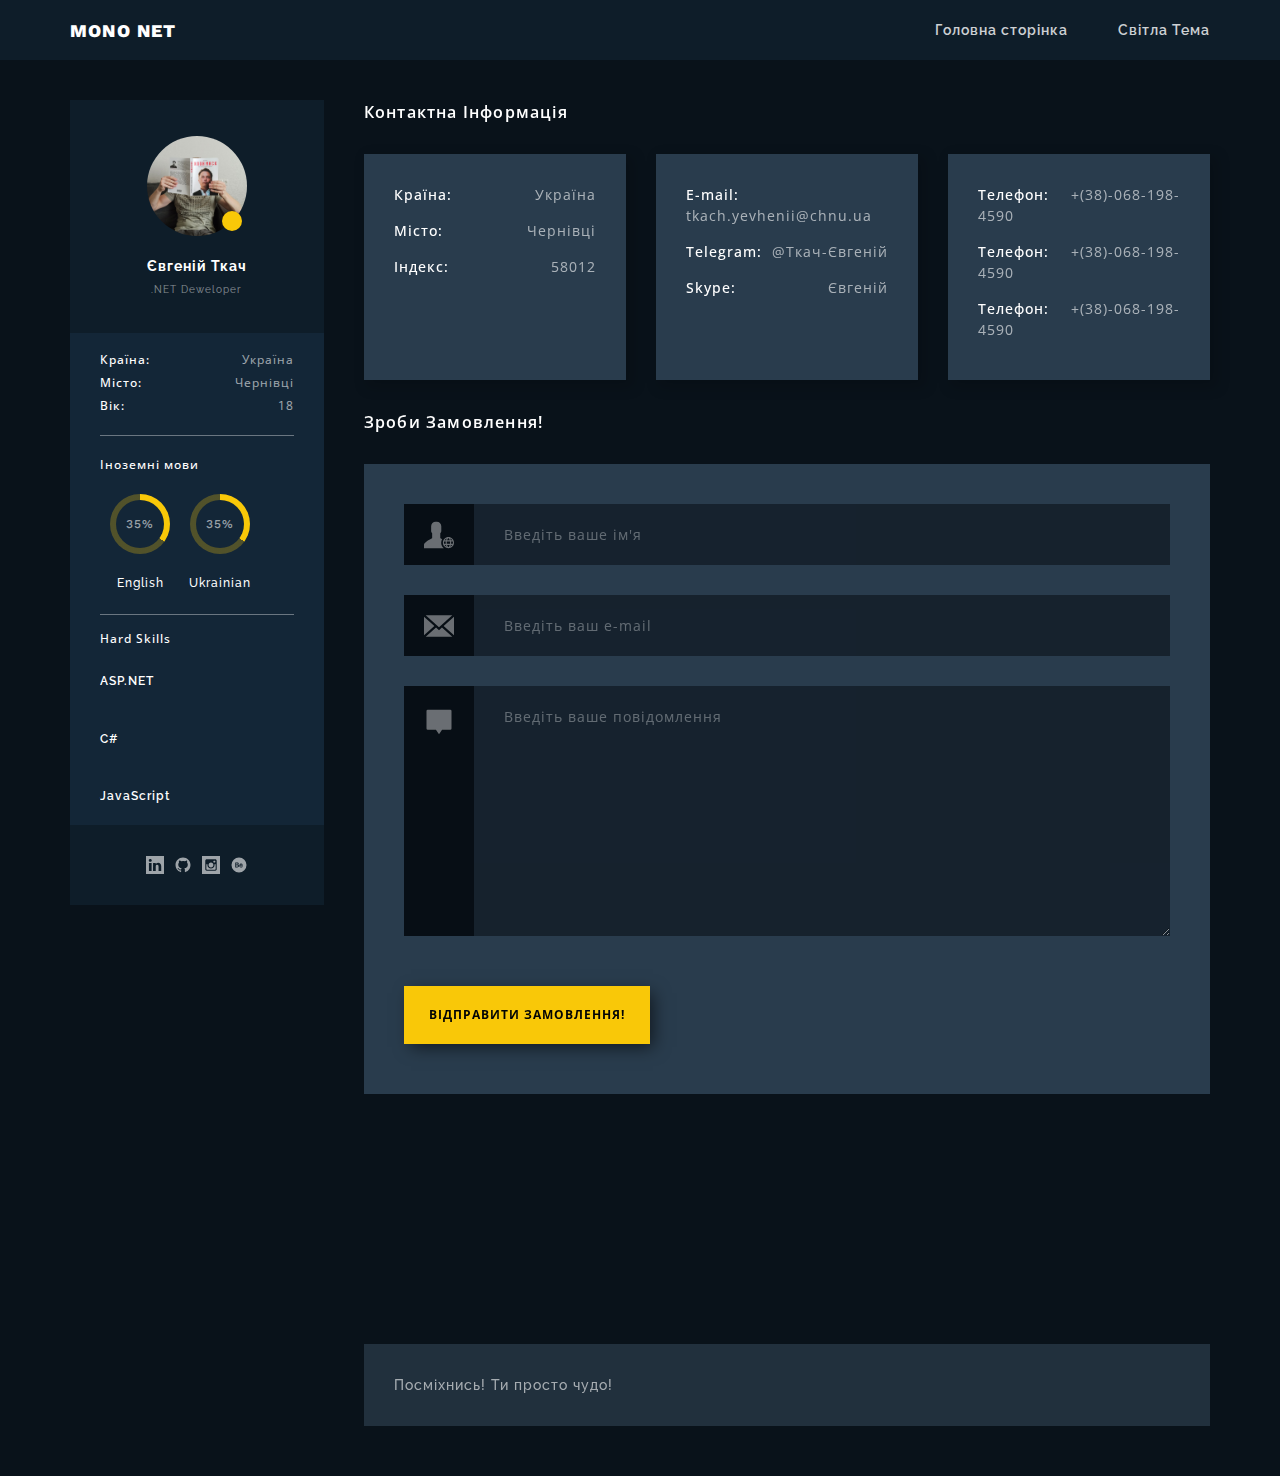
<file: darkMode/other/pagaOrder.html>
<!DOCTYPE html>
<html lang="uk">

<head>
	<meta charset="UTF-8">
	<meta http-equiv="X-UA-Compatible" content="IE=edge">
	<meta name="viewport" content="width=device-width, initial-scale=1.0">
	<link rel="shortcut icon" href="/darkMode/img/man (2).png" type="image/x-icon">
	<!-- Links for CSS -->
	<link rel="stylesheet" href="../css/style.css">
	<link rel="stylesheet" href="../css/pageOrder.css">

	<!-- Fonts from GoogleFonts -->
	<link rel="preconnect" href="https://fonts.googleapis.com">
	<link rel="preconnect" href="https://fonts.gstatic.com" crossorigin>
	<link
		href="https://fonts.googleapis.com/css2?family=Open+Sans:wght@300;400;500;600;700;800&family=Raleway:wght@200;300;500;600;700&family=Work+Sans:wght@300;400;500&display=swap"
		rel="stylesheet">

	<!--Fonts-->
	<!-- font-family: 'Open Sans', sans-serif;
	font-family: 'Raleway', sans-serif;
	font-family: 'Work Sans', sans-serif; -->

	<title>I am Programmer</title>
</head>

<body>



	<div class="wrapper">
		<header class="header__menu">
			<div class="container">
				<div class="header__menu__body">
					<a href="" class="header__logo">MONO NET</a>
					<div class="header__menu__burger">
						<span></span>
					</div>

					<nav class="header__menu__menu">
						<ul class="header__menu__list">
							<li><a href="../index.html" class="header__menu__link">Головна сторінка</a></li>

							<li><a href="" class="header__menu__link">Світла Тема</a></li>
						</ul>
					</nav>
				</div>
			</div>
		</header>


		<div class="main__container">
			<header class="header">
				<div class="header__fullscreen">
					<div class="header__main__item">
						<div class="header__main__item__profile">
							<div class="header__dat"></div>
							<div class="header__dat__text">
								<p>Замовляй проект!</p>
							</div>
							<div class="header__main__item__photo">
								<img src="../img/icons/mainPhotos/photo.jpg" alt="Mine photo">
							</div>
						</div>
						<div class="header__item__username">
							<div class="header__main__item__title">
								<a href="">
									<p> Євгеній Ткач</p>
								</a>
							</div>

							<div class="header__main__item__subtitle">
								<p>.NET Deweloper</p>
							</div>
						</div>
					</div>

					<div class="header__main__item__footer">
						<div class="header__main__item__footer__icons">
							<a href="#" class="image__icons"><img src="../img/icons/linkedin-svgrepo-com (3).svg"
									alt="Linkedin Profile"></a>

							<a href="https://github.com/Tkach-Yevhenii" target="_blank" class="image__icons"><img
									src="../img/icons/github-svgrepo-com (2).svg" alt="GitHub Profile"></a>
							<a href="#" class="image__icons"><img src="../img/icons/instagram-svgrepo-com (6).svg"
									alt="Instagram Profile"></a>
							<a href="#" class="image__icons"><img src="../img/icons/behance-svgrepo-com (1).svg"
									alt="Behance Profile"></a>
						</div>
					</div>

					<div class="header__main__item__content">
						<div class="header__content__bio">
							<p>Країна: <span> Україна</span></p>
							<p>Місто: <span> Чернівці</span></p>
							<p>Вік: <span> 18</span></p>
						</div>

						<div class="header__lang">
							<p class="name__lang__main">Іноземні мови</p>

							<div class="header__speed__bar">
								<div class="header__content__languages">
									<div class="circular__progress">
										<div class="value__container">
											0%
										</div>
									</div>
									<div class="name__lang__blcok">
										<p class="name__lang">English</p>
									</div>
								</div>

								<div class="header__content__languages">
									<div class="circular__progress circular__progressTwo">
										<div class="value__container value__containerTwo">
											0%
										</div>
									</div>
									<p class="name__lang">Ukrainian</p>
								</div>
							</div>

						</div>

						<div class="header__content__skills">
							<div class="name__skills">
								<p>Hard Skills</p>
							</div>
							<div class="skills-bar">
								<div class="bar">
									<div class="info">
										<span>ASP.NET</span>
									</div>
									<div class="progress-line apsnet"><span></span></div>
								</div>

								<div class="bar">
									<div class="info">
										<span>C#</span>
									</div>
									<div class="progress-line csharp"><span></span></div>
								</div>

								<div class="bar">
									<div class="info">
										<span>JavaScript</span>
									</div>
									<div class="progress-line javascript"><span></span></div>
								</div>

								<div class="bar">
									<div class="info">
										<span>CSS</span>
									</div>
									<div class="progress-line css"><span></span></div>
								</div>

								<div class="bar">
									<div class="info">
										<span>HTML</span>
									</div>
									<div class="progress-line html"><span></span></div>
								</div>

							</div>
						</div>

						<div class="header___knowledge">
							<div class="name__skills">
								<p>Знання</p>
							</div>

							<div class="know__list">
								<p>GIT knowledge</p>
								<p>Stylus, Sass, Less</p>
								<p>APS.NET CORE</p>
							</div>
						</div>

						<div class="header__resume">
							<div class="name__skills resume">
								<a href="https://drive.google.com/file/d/1BvyVWdEgD9iHvjjkW1pNtYKDMY0INyH0/view?usp=sharing"
									target="_blank">
									<p>Скачати Резюме</p>
									<img src="../img/icons/download-svgrepo-com (1).svg" alt="Download Resume">
								</a>
							</div>
						</div>
					</div>
				</div>
			</header>

			<main class="main main-Two">
				<section class="main__order__info">
					<div class="services__main__title">
						<p>Контактна Інформація</p>
					</div>

					<div class="main__order__body service__body">

						<div class="main__order__column services__column">
							<div class="main__order__item services__item">
								<div class="header__content__bio main__content__bio">
									<p>Країна: <span> Україна</span></p>
									<p>Місто: <span> Чернівці</span></p>
									<p>Індекс: <span>58012</span></p>
								</div>
							</div>
						</div>

						<div class="main__order__column services__column">
							<div class="main__order__item services__item">
								<div class="header__content__bio main__content__bio">
									<p>E-mail: <span> tkach.yevhenii@chnu.ua</span></p>
									<p>Telegram: <span> @Ткач-Євгеній</span></p>
									<p>Skype: <span>Євгеній</span></p>
								</div>
							</div>
						</div>

						<div class="main__order__column services__column">
							<div class="main__order__item services__item">
								<div class="header__content__bio main__content__bio">
									<p> Телефон: <span> +(38)-068-198-4590</span></p>
									<p> Телефон: <span> +(38)-068-198-4590</span></p>
									<p> Телефон: <span> +(38)-068-198-4590</span></p>
								</div>
							</div>
						</div>
					</div>
				</section>

				<section class="main__order__profile">
					<div class="services__main__title">
						<p>Зроби Замовлення!</p>
					</div>

					<div class="main__profile__body">
						<div class="main__profile__coulmn">
							<div class="main__prifile__item__name">
								<input class="input__profile" type="text" placeholder="Введіть ваше ім'я">

								<div class="main__profile__icon">
									<img src="../img/icons/user-svgrepo-com (1).svg" alt="">
								</div>
							</div>
						</div>

						<div class="main__profile__coulmn">
							<div class="main__prifile__item__name">
								<input class="input__profile" type="text" placeholder="Введіть ваш e-mail">

								<div class="main__profile__icon">
									<img src="../img/icons/email-svgrepo-com (1).svg" alt="">
								</div>
							</div>
						</div>

						<div class="main__profile__coulmn">
							<div class="main__prifile__item__name">
								<textarea placeholder="Введіть ваше повідомлення" class="textarea__profile" name=""
									id=""></textarea>

								<div class="main__profile__icon textarea__profile__icon">
									<img src="../img/icons/chat-2-svgrepo-com.svg" alt="">
								</div>
							</div>
						</div>

						<div class="main__profile__coulmn">
							<div class="main__prifile__item__name">
								<div class="btn__title btn">
									<a href="">Відправити Замовлення!</a>
								</div>
							</div>
						</div>

					</div>
				</section>

				<footer class="main__footer">
					<div class="foot__text">
						<p>Посміхнись! Ти просто чудо!</p>
					</div>
				</footer>

			</main>
		</div>
	</div>

	<!-- Scripts for JS -->
	<script src="https://cdnjs.cloudflare.com/ajax/libs/jquery/3.6.0/jquery.min.js"></script>
	<script src="../js/header.js"></script>
	<script src="../js/scroll.js"></script>
</body>

</html>
</file>
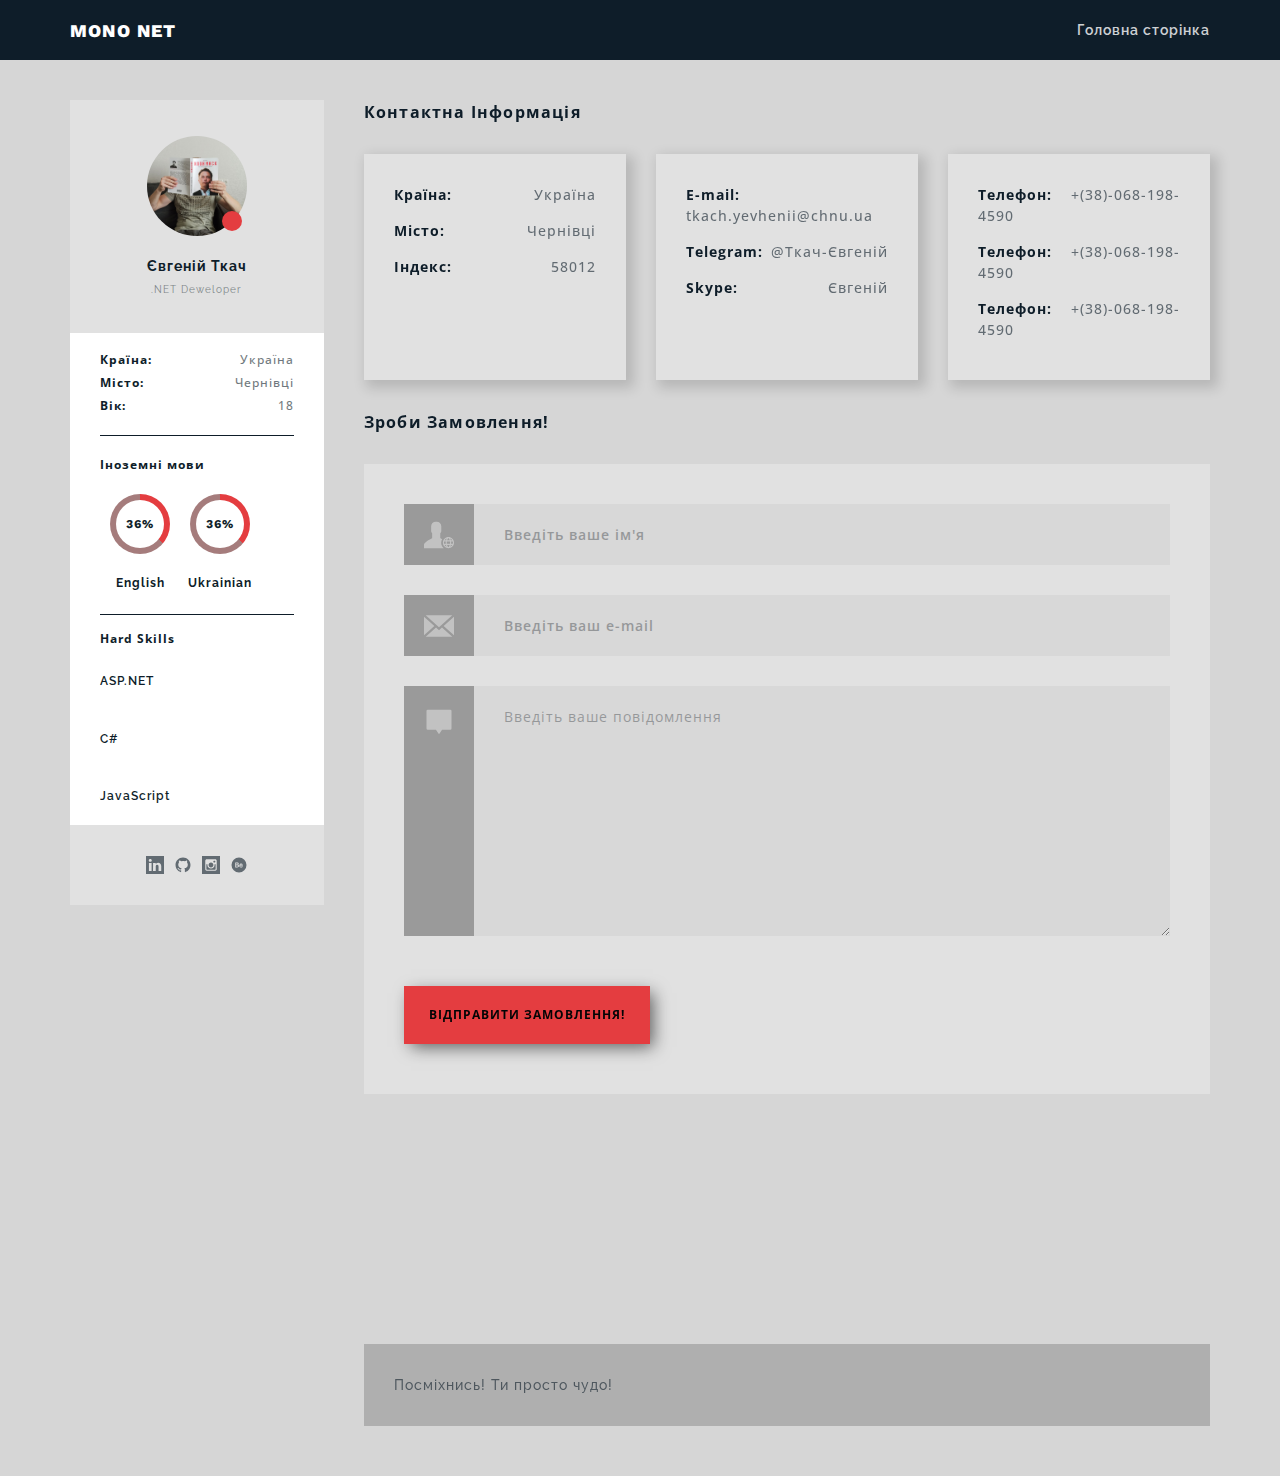
<file: whiteMode/other/pagaOrder.html>
<!DOCTYPE html>
<html lang="uk">

<head>
	<meta charset="UTF-8">
	<meta http-equiv="X-UA-Compatible" content="IE=edge">
	<meta name="viewport" content="width=device-width, initial-scale=1.0">
	<link rel="shortcut icon" href="/darkMode/img/man (2).png" type="image/x-icon">
	<!-- Links for CSS -->
	<link rel="stylesheet" href="../css/style.css">
	<link rel="stylesheet" href="../css/pageOrder.css">

	<!-- Fonts from GoogleFonts -->
	<link rel="preconnect" href="https://fonts.googleapis.com">
	<link rel="preconnect" href="https://fonts.gstatic.com" crossorigin>
	<link
		href="https://fonts.googleapis.com/css2?family=Open+Sans:wght@300;400;500;600;700;800&family=Raleway:wght@200;300;500;600;700&family=Work+Sans:wght@300;400;500&display=swap"
		rel="stylesheet">

	<!--Fonts-->
	<!-- font-family: 'Open Sans', sans-serif;
	font-family: 'Raleway', sans-serif;
	font-family: 'Work Sans', sans-serif; -->

	<title>I am Programmer</title>
</head>

<body>



	<div class="wrapper">
		<header class="header__menu">
			<div class="container">
				<div class="header__menu__body">
					<a href="" class="header__logo">MONO NET</a>
					<div class="header__menu__burger">
						<span></span>
					</div>

					<nav class="header__menu__menu">
						<ul class="header__menu__list">
							<li><a href="../index.html" class="header__menu__link">Головна сторінка</a></li>
						</ul>
					</nav>
				</div>
			</div>
		</header>


		<div class="main__container">
			<header class="header">
				<div class="header__fullscreen">
					<div class="header__main__item">
						<div class="header__main__item__profile">
							<div class="header__dat"></div>
							<div class="header__dat__text">
								<p>Замовляй проект!</p>
							</div>
							<div class="header__main__item__photo">
								<img src="../img/icons/mainPhotos/photo.jpg" alt="Mine photo">
							</div>
						</div>
						<div class="header__item__username">
							<div class="header__main__item__title">
								<a href="">
									<p> Євгеній Ткач</p>
								</a>
							</div>

							<div class="header__main__item__subtitle">
								<p>.NET Deweloper</p>
							</div>
						</div>
					</div>

					<div class="header__main__item__footer">
						<div class="header__main__item__footer__icons">
							<a href="#" class="image__icons"><img src="../img/icons/linkedin-svgrepo-com (3).svg"
									alt="Linkedin Profile"></a>

							<a href="https://github.com/Tkach-Yevhenii" target="_blank" class="image__icons"><img
									src="../img/icons/github-svgrepo-com (2).svg" alt="GitHub Profile"></a>
							<a href="#" class="image__icons"><img src="../img/icons/instagram-svgrepo-com (6).svg"
									alt="Instagram Profile"></a>
							<a href="#" class="image__icons"><img src="../img/icons/behance-svgrepo-com (1).svg"
									alt="Behance Profile"></a>
						</div>
					</div>

					<div class="header__main__item__content">
						<div class="header__content__bio">
							<p>Країна: <span> Україна</span></p>
							<p>Місто: <span> Чернівці</span></p>
							<p>Вік: <span> 18</span></p>
						</div>

						<div class="header__lang">
							<p class="name__lang__main">Іноземні мови</p>

							<div class="header__speed__bar">
								<div class="header__content__languages">
									<div class="circular__progress">
										<div class="value__container">
											0%
										</div>
									</div>
									<div class="name__lang__blcok">
										<p class="name__lang">English</p>
									</div>
								</div>

								<div class="header__content__languages">
									<div class="circular__progress circular__progressTwo">
										<div class="value__container value__containerTwo">
											0%
										</div>
									</div>
									<p class="name__lang">Ukrainian</p>
								</div>
							</div>

						</div>

						<div class="header__content__skills">
							<div class="name__skills">
								<p>Hard Skills</p>
							</div>
							<div class="skills-bar">
								<div class="bar">
									<div class="info">
										<span>ASP.NET</span>
									</div>
									<div class="progress-line apsnet"><span></span></div>
								</div>

								<div class="bar">
									<div class="info">
										<span>C#</span>
									</div>
									<div class="progress-line csharp"><span></span></div>
								</div>

								<div class="bar">
									<div class="info">
										<span>JavaScript</span>
									</div>
									<div class="progress-line javascript"><span></span></div>
								</div>

								<div class="bar">
									<div class="info">
										<span>CSS</span>
									</div>
									<div class="progress-line css"><span></span></div>
								</div>

								<div class="bar">
									<div class="info">
										<span>HTML</span>
									</div>
									<div class="progress-line html"><span></span></div>
								</div>

							</div>
						</div>

						<div class="header___knowledge">
							<div class="name__skills">
								<p>Знання</p>
							</div>

							<div class="know__list">
								<p>GIT knowledge</p>
								<p>Stylus, Sass, Less</p>
								<p>APS.NET CORE</p>
							</div>
						</div>

						<div class="header__resume">
							<div class="name__skills resume">
								<a href="https://drive.google.com/file/d/1BvyVWdEgD9iHvjjkW1pNtYKDMY0INyH0/view?usp=sharing"
									target="_blank">
									<p>Скачати Резюме</p>
									<img src="../img/icons/download-svgrepo-com (1).svg" alt="Download Resume">
								</a>
							</div>
						</div>
					</div>
				</div>
			</header>

			<main class="main main-Two">
				<section class="main__order__info">
					<div class="services__main__title">
						<p>Контактна Інформація</p>
					</div>

					<div class="main__order__body service__body">

						<div class="main__order__column services__column">
							<div class="main__order__item services__item">
								<div class="header__content__bio main__content__bio">
									<p>Країна: <span> Україна</span></p>
									<p>Місто: <span> Чернівці</span></p>
									<p>Індекс: <span>58012</span></p>
								</div>
							</div>
						</div>

						<div class="main__order__column services__column">
							<div class="main__order__item services__item">
								<div class="header__content__bio main__content__bio">
									<p>E-mail: <span> tkach.yevhenii@chnu.ua</span></p>
									<p>Telegram: <span> @Ткач-Євгеній</span></p>
									<p>Skype: <span>Євгеній</span></p>
								</div>
							</div>
						</div>

						<div class="main__order__column services__column">
							<div class="main__order__item services__item">
								<div class="header__content__bio main__content__bio">
									<p> Телефон: <span> +(38)-068-198-4590</span></p>
									<p> Телефон: <span> +(38)-068-198-4590</span></p>
									<p> Телефон: <span> +(38)-068-198-4590</span></p>
								</div>
							</div>
						</div>
					</div>
				</section>

				<section class="main__order__profile">
					<div class="services__main__title">
						<p>Зроби Замовлення!</p>
					</div>

					<div class="main__profile__body">
						<div class="main__profile__coulmn">
							<div class="main__prifile__item__name">
								<input class="input__profile" type="text" placeholder="Введіть ваше ім'я">

								<div class="main__profile__icon">
									<img src="../img/icons/user-svgrepo-com (1).svg" alt="">
								</div>
							</div>
						</div>

						<div class="main__profile__coulmn">
							<div class="main__prifile__item__name">
								<input class="input__profile" type="text" placeholder="Введіть ваш e-mail">

								<div class="main__profile__icon">
									<img src="../img/icons/email-svgrepo-com (1).svg" alt="">
								</div>
							</div>
						</div>

						<div class="main__profile__coulmn">
							<div class="main__prifile__item__name">
								<textarea placeholder="Введіть ваше повідомлення" class="textarea__profile" name=""
									id=""></textarea>

								<div class="main__profile__icon textarea__profile__icon">
									<img src="../img/icons/chat-2-svgrepo-com.svg" alt="">
								</div>
							</div>
						</div>

						<div class="main__profile__coulmn">
							<div class="main__prifile__item__name">
								<div class="btn__title btn">
									<a href="">Відправити Замовлення!</a>
								</div>
							</div>
						</div>

					</div>
				</section>

				<footer class="main__footer">
					<div class="foot__text">
						<p>Посміхнись! Ти просто чудо!</p>
					</div>
				</footer>

			</main>
		</div>
	</div>

	<!-- Scripts for JS -->
	<script src="https://cdnjs.cloudflare.com/ajax/libs/jquery/3.6.0/jquery.min.js"></script>
	<script src="../js/header.js"></script>
	<script src="../js/scroll.js"></script>
</body>

</html>
</file>
<file: darkMode/css/style.css>
@import url(nullstyle.css);
@import url(header.css);
@import url(main.css);
@import url(footer.css);
@import url(media.css);
@import url(menu.css);

/* =========================================== */
/* Body and other main tags                    */
/* =========================================== */

/* =========================================== */
/* Main                                        */
/* =========================================== */

/* =========================================== */
/* Footer                                      */
/* =========================================== */
</file>
<file: darkMode/css/pageOrder.css>
@import url(nullstyle.css);
@import url(header.css);
@import url(main.css);
@import url(footer.css);
@import url(media.css);



.main__content__bio {
	border-bottom: none;
	flex: 1 1 auto;
}

.main__order__item {
	display: flex;
	flex-direction: column;
	height: 100%;
}

.main__content__bio p {
	font-size: 14px;
	margin: 0px 0px 15px 0px;
}

.main__content__bio p:last-child {
	padding: 0px 0px 0px 0px;
}

.main__order__column {
	padding: 0 15px;
}

.main__order__item {
	padding: 30px 30px 10px 30px;
}

.main__profile__body {
	width: 100%;
	background-color: #293C4D;
	padding: 40px 40px 0px 40px;
}

.main__profile__coulmn {
	margin: 0px 0px 30px 0px;
}

.main__prifile__item__name {
	position: relative;
}

.input__profile {
	width: 100%;
	padding: 20px 30px 20px 100px;
	background-color: rgba(7, 14, 21, 70%);
	border: none;
	color: #fff;
	font-family: 'Open Sans', sans-serif;
	font-weight: 400;
	font-size: 14px;
	letter-spacing: 1.2px;
	opacity: 0.8;

}

.input__profile::placeholder {
	font-family: 'Open Sans', sans-serif;
	font-weight: 400;
	color: #fff;
	letter-spacing: 1px;
	font-size: 14px;
	opacity: 0.4;
}

.main__profile__icon {
	position: absolute;
	top: 0;
	left: 0;
	display: flex;
	align-items: center;
	height: 100%;
	background-color: #070E15;
}

.main__profile__icon img {
	width: 30px;
	height: auto;
	margin: 0px 20px 0px 20px;
	opacity: 0.4;
}

.textarea__profile {
	position: relative;
	height: 100%;
	width: 100%;
	padding: 20px 30px 20px 100px;
	border: none;
	background-color: rgba(7, 14, 21, 70%);
	color: #fff;
	font-family: 'Open Sans', sans-serif;
	font-weight: 400;
	font-size: 14px;
	letter-spacing: 1.2px;
	opacity: 0.8;

}

.textarea__profile__icon {
	align-items: flex-start;
	height: 100%;

}

.textarea__profile__icon img {
	margin: 20px 20px 0px 20px;
}

.main__profile__coulmn:nth-child(3) .main__prifile__item__name {
	height: 250px;
}

.textarea__profile::placeholder {
	font-family: 'Open Sans', sans-serif;
	font-weight: 400;
	color: #fff;
	letter-spacing: 1px;
	font-size: 14px;
	opacity: 0.4;
}

.main__profile__coulmn:last-child {
	margin: 0px 0px 0px 0px;
}

.main__profile__coulmn:last-child .btn__title {
	padding: 20px 0px 50px 0px;
}

.main__profile__coulmn:last-child .btn__title a {
	-webkit-box-shadow: 5px 5px 16px -2px rgba(0, 0, 0, 0.59);
	box-shadow: 5px 5px 16px -2px rgba(0, 0, 0, 0.59);
}

.main__order__profile {
	margin: 0px 0px 250px 0px;
}

.main-Two {
	opacity: 0;
	transform: translateY(20px);
}

.main-Two.element-show {
	opacity: 1;
	transition: all 1.5s;
	transform: translateY(0%);
}
</file>
<file: whiteMode/css/style.css>
@import url(nullstyle.css);
@import url(header.css);
@import url(main.css);
@import url(footer.css);
@import url(media.css);
@import url(menu.css);

/* =========================================== */
/* Body and other main tags                    */
/* =========================================== */

/* =========================================== */
/* Main                                        */
/* =========================================== */

/* =========================================== */
/* Footer                                      */
/* =========================================== */
</file>
<file: whiteMode/css/pageOrder.css>
@import url(nullstyle.css);
@import url(header.css);
@import url(main.css);
@import url(footer.css);
@import url(media.css);



.main__content__bio {
	border-bottom: none;
	flex: 1 1 auto;
}

.main__order__item {
	display: flex;
	flex-direction: column;
	height: 100%;
}

.main__content__bio p {
	font-size: 14px;
	margin: 0px 0px 15px 0px;
}

.main__content__bio p:last-child {
	padding: 0px 0px 0px 0px;
}

.main__order__column {
	padding: 0 15px;
}

.main__order__item {
	padding: 30px 30px 10px 30px;
}

.main__profile__body {
	width: 100%;
	background-color: #e1e1e1;
	padding: 40px 40px 0px 40px;
}

.main__profile__coulmn {
	margin: 0px 0px 30px 0px;
}

.main__prifile__item__name {
	position: relative;
}

.input__profile {
	width: 100%;
	padding: 20px 30px 20px 100px;
	background-color: #D6D6D6;
	border: none;
	color: #070E15;
	font-family: 'Open Sans', sans-serif;
	font-weight: 600;
	font-size: 14px;
	letter-spacing: 1.2px;
	opacity: 0.8;

}

.input__profile::placeholder {
	font-family: 'Open Sans', sans-serif;
	font-weight: 600;
	color: #070E15;
	letter-spacing: 1px;
	font-size: 14px;
	opacity: 0.4;
}

.main__profile__icon {
	position: absolute;
	top: 0;
	left: 0;
	display: flex;
	align-items: center;
	height: 100%;
	background-color: #9a9a9a;
}

.main__profile__icon img {
	width: 30px;
	height: auto;
	margin: 0px 20px 0px 20px;
	opacity: 0.4;
}

.textarea__profile {
	position: relative;
	height: 100%;
	width: 100%;
	padding: 20px 30px 20px 100px;
	border: none;
	background-color: #D6D6D6;
	color: #070E15;
	font-family: 'Open Sans', sans-serif;
	font-weight: 400;
	font-size: 14px;
	letter-spacing: 1.2px;
	opacity: 0.8;

}

.textarea__profile__icon {
	align-items: flex-start;
	height: 100%;

}

.textarea__profile__icon img {
	margin: 20px 20px 0px 20px;
}

.main__profile__coulmn:nth-child(3) .main__prifile__item__name {
	height: 250px;
}

.textarea__profile::placeholder {
	font-family: 'Open Sans', sans-serif;
	font-weight: 400;
	color: #070E15;
	letter-spacing: 1px;
	font-size: 14px;
	opacity: 0.4;
}

.main__profile__coulmn:last-child {
	margin: 0px 0px 0px 0px;
}

.main__profile__coulmn:last-child .btn__title {
	padding: 20px 0px 50px 0px;
}

.main__profile__coulmn:last-child .btn__title a {
	-webkit-box-shadow: 5px 5px 16px -2px rgba(0, 0, 0, 0.59);
	box-shadow: 5px 5px 16px -2px rgba(0, 0, 0, 0.59);
}

.main__order__profile {
	margin: 0px 0px 250px 0px;
}

.main-Two {
	opacity: 0;
	transform: translateY(20px);
}

.main-Two.element-show {
	opacity: 1;
	transition: all 1.5s;
	transform: translateY(0%);
}
</file>
